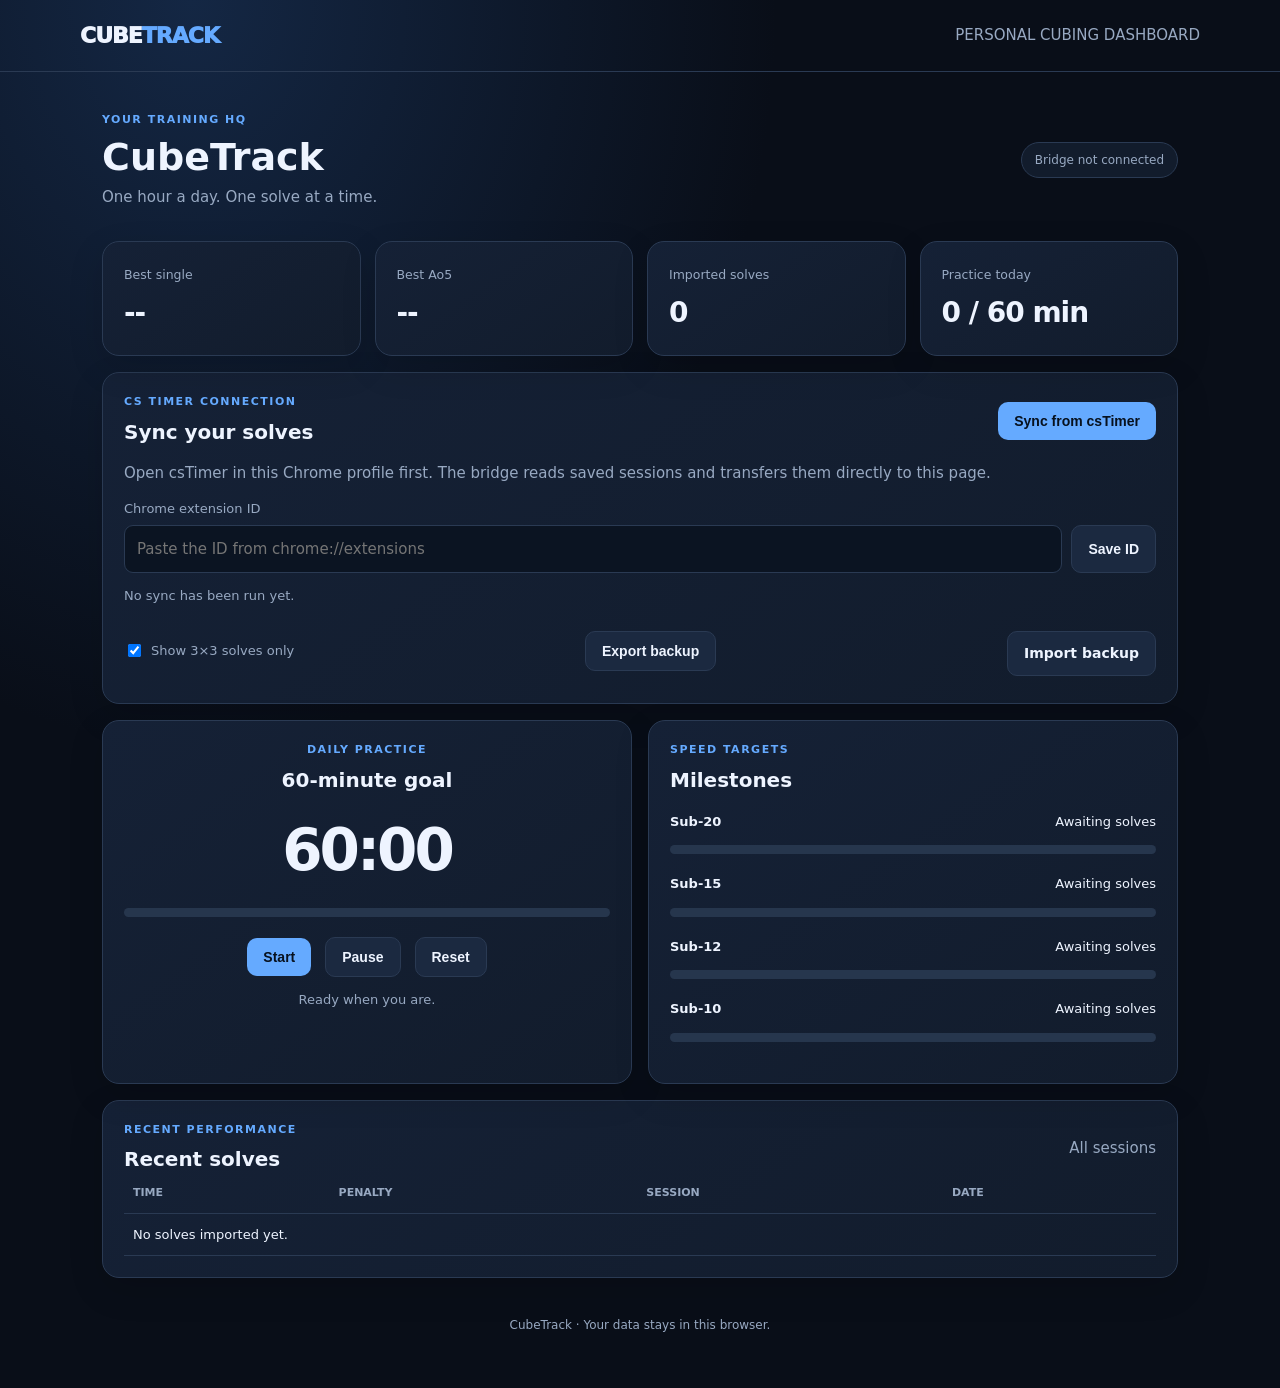
<file: index.html>
<!doctype html>
<html lang="en">
<head>
<meta charset="utf-8">
<meta name="viewport" content="width=device-width,initial-scale=1">
<title>CubeTrack</title>
<link rel="stylesheet" href="style.css">
</head>
<body>
<header><a class="brand" href="./">CUBE<span>TRACK</span></a><span class="muted">PERSONAL CUBING DASHBOARD</span></header>
<main>
  <section class="welcome">
    <div><p class="eyebrow">YOUR TRAINING HQ</p><h1>CubeTrack</h1><p class="muted">One hour a day. One solve at a time.</p></div>
    <div class="status" id="connectionStatus">Bridge not connected</div>
  </section>

  <section class="stats">
    <article class="card"><small>Best single</small><strong id="bestSingle">--</strong></article>
    <article class="card"><small>Best Ao5</small><strong id="bestAo5">--</strong></article>
    <article class="card"><small>Imported solves</small><strong id="solveCount">0</strong></article>
    <article class="card"><small>Practice today</small><strong id="practiceToday">0 / 60 min</strong></article>
  </section>

  <section class="card">
    <div class="section-head"><div><p class="eyebrow">CS TIMER CONNECTION</p><h2>Sync your solves</h2></div><button id="syncButton">Sync from csTimer</button></div>
    <p class="muted">Open csTimer in this Chrome profile first. The bridge reads saved sessions and transfers them directly to this page.</p>
    <label for="extensionId">Chrome extension ID</label>
    <div class="inline"><input id="extensionId" placeholder="Paste the ID from chrome://extensions"><button class="secondary" id="saveId">Save ID</button></div>
    <p class="hint" id="syncMessage">No sync has been run yet.</p>
    <div class="row wrap">
      <label class="check"><input type="checkbox" id="only333" checked> Show 3×3 solves only</label>
      <button class="secondary" id="exportButton">Export backup</button>
      <label class="secondary file-button">Import backup<input type="file" id="importFile" accept="application/json"></label>
    </div>
  </section>

  <section class="grid-two">
    <section class="card timer-card">
      <p class="eyebrow">DAILY PRACTICE</p><h2>60-minute goal</h2>
      <div class="clock" id="clock">60:00</div>
      <div class="bar"><span id="timerProgress"></span></div>
      <div class="row center">
        <button id="startTimer">Start</button><button class="secondary" id="pauseTimer">Pause</button><button class="secondary" id="resetTimer">Reset</button>
      </div>
      <p class="hint" id="timerMessage">Ready when you are.</p>
    </section>
    <section class="card">
      <p class="eyebrow">SPEED TARGETS</p><h2>Milestones</h2>
      <div id="milestones"></div>
    </section>
  </section>

  <section class="card">
    <div class="section-head"><div><p class="eyebrow">RECENT PERFORMANCE</p><h2>Recent solves</h2></div><span class="muted" id="sessionLabel">All sessions</span></div>
    <div class="table-wrap"><table><thead><tr><th>Time</th><th>Penalty</th><th>Session</th><th>Date</th></tr></thead><tbody id="solveRows"><tr><td colspan="4">Sync csTimer to import solves.</td></tr></tbody></table></div>
  </section>
  <footer>CubeTrack · Your data stays in this browser.</footer>
</main>
<script src="app.js"></script>
</body></html>
</file>
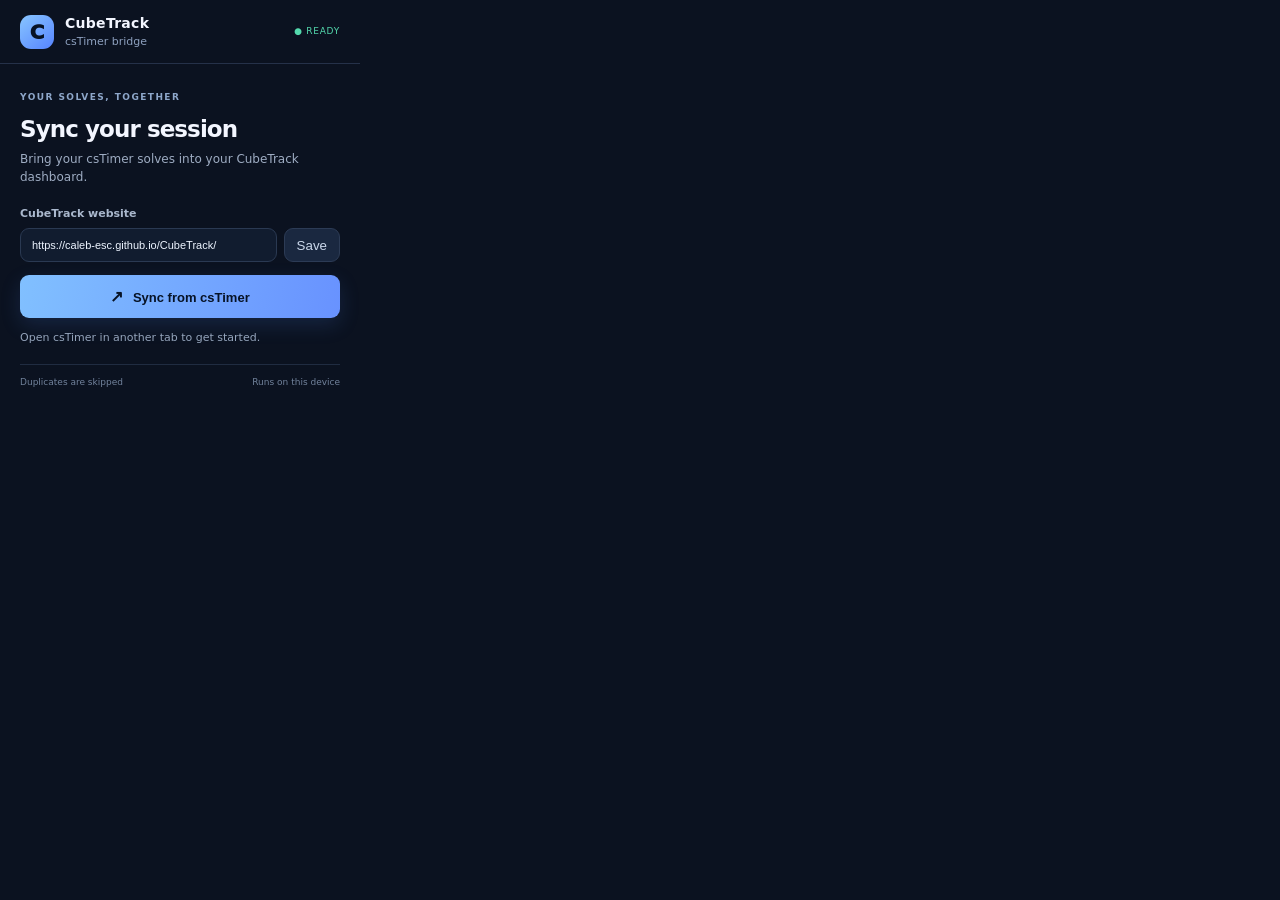
<file: popup.html>
<!doctype html>
<html lang="en">
<head>
  <meta charset="utf-8">
  <meta name="viewport" content="width=device-width, initial-scale=1">
  <title>CubeTrack Bridge</title>
  <link rel="stylesheet" href="popup.css">
</head>
<body>
  <header><span class="mark">C</span><div><strong>CubeTrack</strong><small>csTimer bridge</small></div><span class="live">● READY</span></header>
  <main>
    <section class="intro"><span class="eyebrow">YOUR SOLVES, TOGETHER</span><h1>Sync your session</h1><p>Bring your csTimer solves into your CubeTrack dashboard.</p></section>
    <label for="site">CubeTrack website</label>
    <div class="url-row"><input id="site" type="url" spellcheck="false"><button id="save" class="quiet" title="Save website">Save</button></div>
    <button id="sync" class="primary"><span>↗</span> Sync from csTimer</button>
    <p id="status" role="status" aria-live="polite">Open csTimer in another tab to get started.</p>
    <div class="foot"><span>Duplicates are skipped</span><span>Runs on this device</span></div>
  </main>
  <script src="popup.js"></script>
</body>
</html>
</file>
<file: style.css>
:root{--bg:#090e18;--panel:#121c2c;--panel2:#1b2940;--line:#2a3a53;--text:#eef4ff;--muted:#98a9c2;--blue:#65aaff;--green:#4bd6a4}
*{box-sizing:border-box}body{margin:0;background:radial-gradient(ellipse at 15% 0%,#142744 0,transparent 38%),var(--bg);color:var(--text);font:15px/1.5 Inter,system-ui,sans-serif}
header{height:72px;padding:0 max(22px,calc((100% - 1120px)/2));display:flex;align-items:center;justify-content:space-between;border-bottom:1px solid var(--line)}
.brand{font-size:22px;font-weight:950;letter-spacing:-1px;color:var(--text);text-decoration:none}.brand span{color:var(--blue)}.muted,.hint{color:var(--muted)}.hint{font-size:13px;min-height:20px}.eyebrow{font-size:11px;letter-spacing:1.5px;color:var(--blue);font-weight:800;margin:0 0 6px}
main{max-width:1120px;margin:auto;padding:32px 22px}.welcome,.section-head,.row{display:flex;align-items:center;justify-content:space-between;gap:14px}.welcome{margin-bottom:24px}.welcome h1{font-size:38px;line-height:1.1;margin:0}.welcome p{margin:8px 0}.status{border:1px solid var(--line);background:var(--panel);border-radius:30px;padding:8px 13px;font-size:12px;color:var(--muted)}
.stats{display:grid;grid-template-columns:repeat(4,1fr);gap:14px;margin-bottom:16px}.card{background:linear-gradient(145deg,#152136,var(--panel));border:1px solid var(--line);border-radius:17px;padding:21px;margin-bottom:16px;box-shadow:0 12px 35px #0002}.stats .card{margin:0}.stats small{color:var(--muted)}.stats strong{display:block;font-size:28px;margin-top:7px;letter-spacing:-1px}
h2{margin:0;font-size:20px}button,.secondary,.file-button{border:0;border-radius:10px;background:var(--blue);color:#07111e;font-weight:800;padding:11px 16px;cursor:pointer;font-size:14px}button:hover,.file-button:hover{filter:brightness(1.08)}button.secondary,.secondary{background:var(--panel2);border:1px solid var(--line);color:var(--text)}label{display:block;font-size:13px;color:var(--muted);margin:12px 0 6px}input:not([type=checkbox]):not([type=file]){width:100%;background:#0b1422;color:var(--text);border:1px solid var(--line);border-radius:9px;padding:12px;font:inherit}.inline{display:flex;gap:9px}.inline input{flex:1;min-width:0}.wrap{flex-wrap:wrap}.check{display:flex;align-items:center;gap:7px;margin:0}.file-button{display:inline-block;position:relative}.file-button input{display:none}
.grid-two{display:grid;grid-template-columns:1fr 1fr;gap:16px}.timer-card{text-align:center}.timer-card h2{margin-bottom:12px}.clock{font-size:58px;font-weight:900;letter-spacing:-3px;font-variant-numeric:tabular-nums;margin:12px}.bar{height:9px;border-radius:10px;background:#26364d;overflow:hidden;margin:14px 0 20px}.bar span{display:block;height:100%;width:0;background:var(--green);transition:width .2s}.center{justify-content:center}.milestone{margin:17px 0}.milestone-head{display:flex;justify-content:space-between;font-size:13px;margin-bottom:6px}.table-wrap{overflow:auto}table{width:100%;border-collapse:collapse;white-space:nowrap}td,th{text-align:left;padding:11px 9px;border-bottom:1px solid var(--line)}th{font-size:11px;text-transform:uppercase;color:var(--muted)}td{font-size:13px}.penalty{color:#ffc46a}footer{text-align:center;padding:22px;color:var(--muted);font-size:12px}
@media(max-width:720px){.stats{grid-template-columns:repeat(2,1fr)}.grid-two{grid-template-columns:1fr}.welcome{align-items:flex-start;flex-direction:column}.welcome h1{font-size:32px}.section-head{align-items:flex-start;flex-direction:column}.inline{flex-direction:column}.clock{font-size:50px}header{padding:0 20px}}
</file>
<file: popup.css>
*{box-sizing:border-box}body{margin:0;width:360px;background:#0b1220;color:#f3f6ff;font:14px/1.5 Inter,ui-sans-serif,system-ui,-apple-system,"Segoe UI",sans-serif}header{height:64px;padding:0 20px;display:flex;align-items:center;gap:11px;border-bottom:1px solid #253149}.mark{width:34px;height:34px;border-radius:11px;background:linear-gradient(140deg,#88c5ff,#5684ff);display:grid;place-items:center;color:#071225;font-size:20px;font-weight:950}header strong{display:block;font-size:14px;letter-spacing:.02em}header small{display:block;color:#8da0be;font-size:11px}.live{margin-left:auto;color:#54d9ad;font-size:9px;letter-spacing:.08em}main{padding:21px 20px 16px}.intro{margin-bottom:20px}.eyebrow{font-size:9px;letter-spacing:.16em;font-weight:800;color:#8ea7ca}.intro h1{margin:6px 0 3px;font-size:23px;letter-spacing:-.04em}.intro p{margin:0;color:#9eacc2;font-size:12px}label{display:block;margin:0 0 6px;color:#aab8cd;font-size:11px;font-weight:650}.url-row{display:flex;gap:7px}input{min-width:0;flex:1;background:#111c2f;border:1px solid #2a3952;color:#edf4ff;padding:10px 11px;border-radius:9px;font-size:11px;outline:none}input:focus{border-color:#6faaff;box-shadow:0 0 0 3px #4c87ff24}.primary,.quiet{border:0;border-radius:9px;font:700 12px inherit;cursor:pointer}.quiet{padding:0 12px;background:#1a2840;color:#cbd8eb;border:1px solid #2c3b55}.primary{width:100%;margin-top:13px;padding:12px;background:linear-gradient(100deg,#81c0ff,#6892ff);color:#071326;font-size:13px;font-weight:800;box-shadow:0 7px 20px #4c82e52b}.primary span{font-size:16px;margin-right:6px}.primary:hover{filter:brightness(1.07)}.primary:disabled{opacity:.65;cursor:wait}#status{min-height:34px;margin:12px 0 0;color:#95a5bc;font-size:11px}#status.success{color:#62dfb4}#status.error{color:#ff9292}.foot{border-top:1px solid #202c41;padding-top:11px;display:flex;justify-content:space-between;color:#71829b;font-size:9px}
</file>
